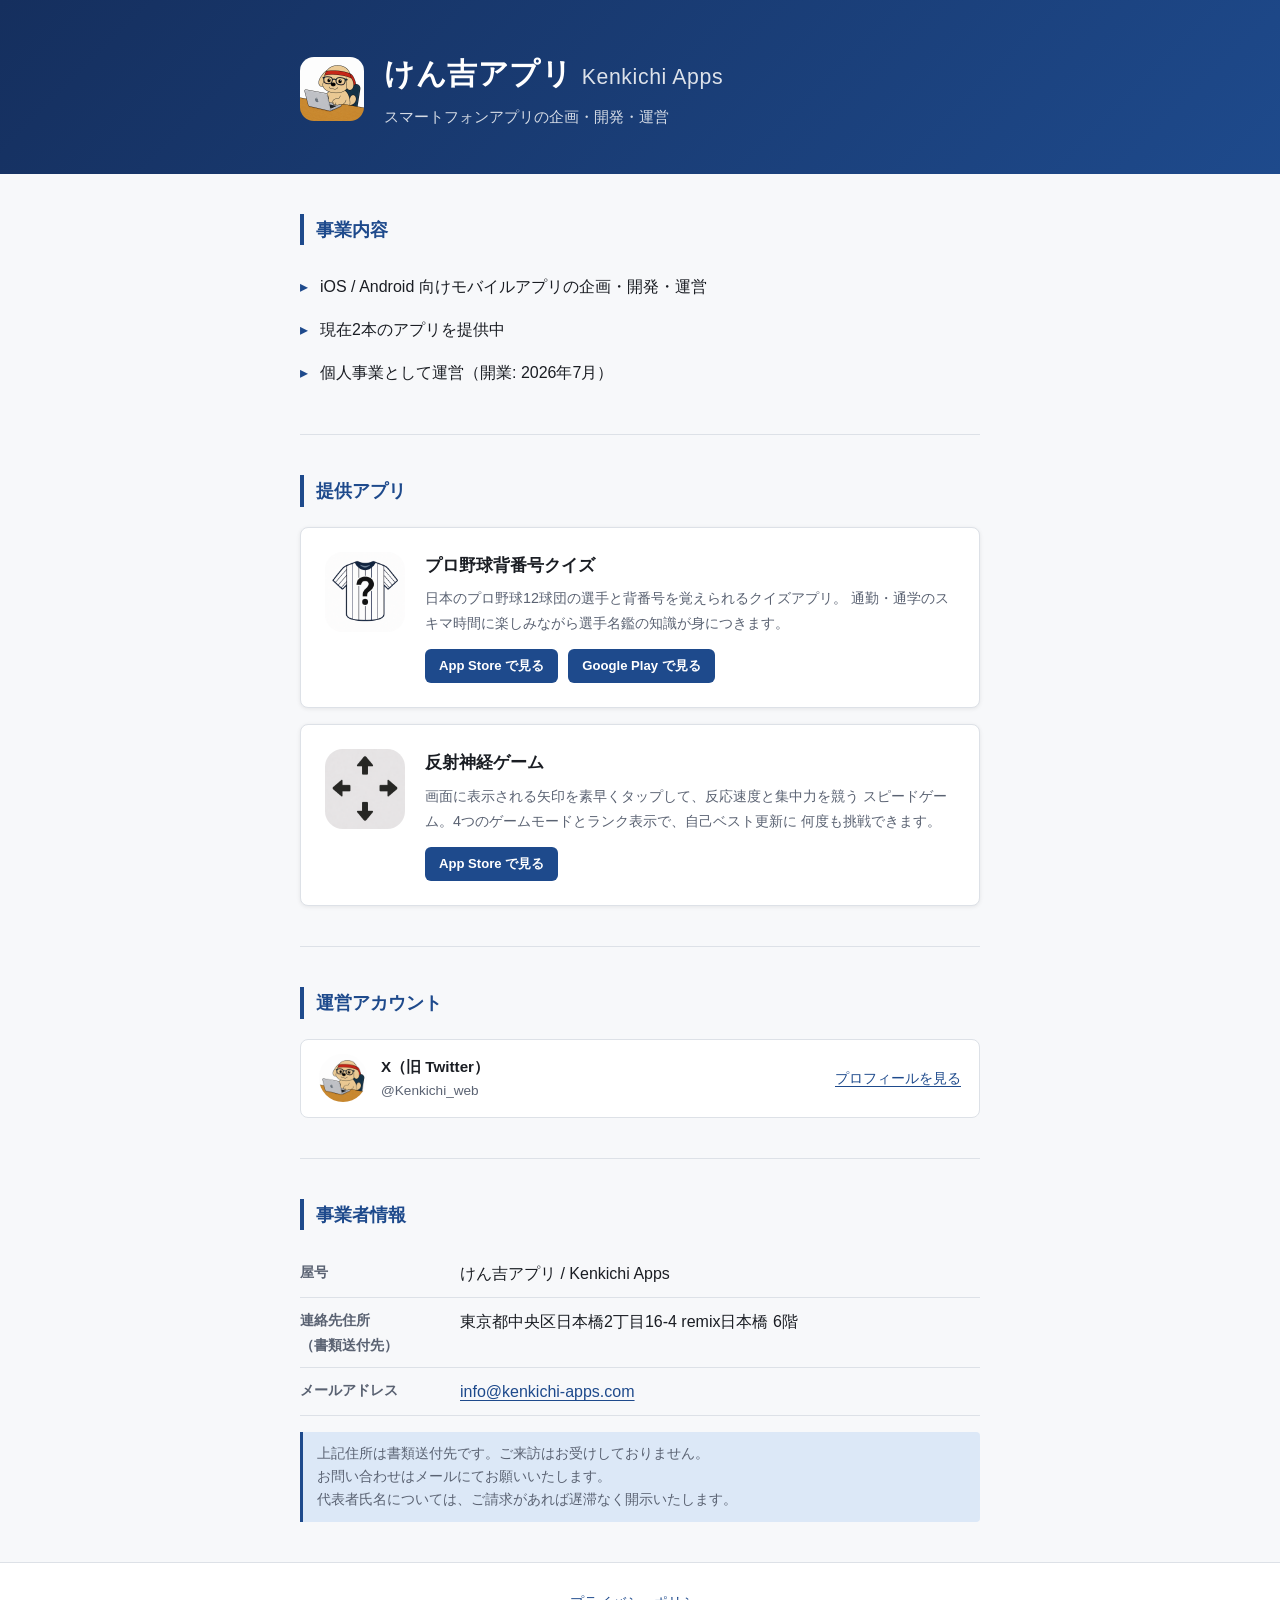
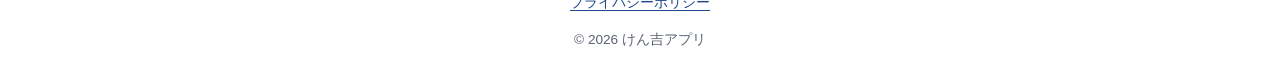
<file: index.html>
<!DOCTYPE html>
<html lang="ja">
<head>
  <meta charset="UTF-8">
  <meta name="viewport" content="width=device-width, initial-scale=1.0">
  <title>けん吉アプリ | Kenkichi Apps</title>
  <meta name="description" content="けん吉アプリ（Kenkichi Apps）は、iOS・Android向けモバイルアプリの企画・開発・運営を行う個人事業です。プロ野球背番号クイズ、反射神経ゲームなどを提供しています。">

  <!-- OGP -->
  <meta property="og:type"        content="website">
  <meta property="og:title"       content="けん吉アプリ | Kenkichi Apps">
  <meta property="og:description" content="iOS・Android向けモバイルアプリを企画・開発・運営する個人事業。プロ野球背番号クイズ、反射神経ゲームなどを提供しています。">
  <meta property="og:url"         content="https://kenkichi-apps.com/">

  <!-- Favicon (SVG inline fallback; replace with actual favicon.ico if available) -->
  <link rel="icon" href="assets/favicon.ico" sizes="any">
  <link rel="icon" href="assets/favicon.svg" type="image/svg+xml">

  <link rel="stylesheet" href="assets/style.css">
</head>
<body>

  <!-- ===== Header ===== -->
  <header class="site-header">
    <div class="wrapper">
      <img
        src="assets/x-avatar.png"
        alt="けん吉アプリ ロゴ"
        class="header-logo"
        onerror="this.style.display='none'"
      >
      <div class="header-text">
        <h1>けん吉アプリ <span style="font-weight:400;font-size:.7em;opacity:.85;">Kenkichi Apps</span></h1>
        <p class="header-sub">スマートフォンアプリの企画・開発・運営</p>
      </div>
    </div>
  </header>

  <main>
    <div class="wrapper">

      <!-- ===== 事業内容 ===== -->
      <section id="about">
        <h2>事業内容</h2>
        <ul class="business-list">
          <li>iOS / Android 向けモバイルアプリの企画・開発・運営</li>
          <li>現在2本のアプリを提供中</li>
          <li>個人事業として運営（開業: 2026年7月）</li>
        </ul>
      </section>

      <!-- ===== 提供アプリ ===== -->
      <section id="apps">
        <h2>提供アプリ</h2>
        <div class="app-list">

          <div class="app-card">
            <div class="app-icon-wrap">
              <img
                src="assets/app-icon.png"
                alt="プロ野球背番号クイズ アプリアイコン"
                class="app-icon"
                onerror="this.style.visibility='hidden'"
              >
            </div>
            <div class="app-info">
              <h3>プロ野球背番号クイズ</h3>
              <p class="app-desc">
                日本のプロ野球12球団の選手と背番号を覚えられるクイズアプリ。
                通勤・通学のスキマ時間に楽しみながら選手名鑑の知識が身につきます。
              </p>
              <div class="store-links">
                <a
                  class="store-badge"
                  href="https://apps.apple.com/jp/app/id6737540072"
                  target="_blank"
                  rel="noopener noreferrer"
                >App Store で見る</a>
                <a
                  class="store-badge"
                  href="https://play.google.com/store/apps/details?id=com.kenkichiapps.baseballplayerquiz"
                  target="_blank"
                  rel="noopener noreferrer"
                >Google Play で見る</a>
              </div>
            </div>
          </div>

          <div class="app-card">
            <div class="app-icon-wrap">
              <img
                src="assets/reflex-icon.png"
                alt="反射神経ゲーム アプリアイコン"
                class="app-icon"
                onerror="this.style.visibility='hidden'"
              >
            </div>
            <div class="app-info">
              <h3>反射神経ゲーム</h3>
              <p class="app-desc">
                画面に表示される矢印を素早くタップして、反応速度と集中力を競う
                スピードゲーム。4つのゲームモードとランク表示で、自己ベスト更新に
                何度も挑戦できます。
              </p>
              <div class="store-links">
                <a
                  class="store-badge"
                  href="https://apps.apple.com/jp/app/id6741771987"
                  target="_blank"
                  rel="noopener noreferrer"
                >App Store で見る</a>
              </div>
            </div>
          </div>

        </div><!-- /.app-list -->
      </section>

      <!-- ===== 運営アカウント ===== -->
      <section id="accounts">
        <h2>運営アカウント</h2>
        <ul class="account-list">

          <!-- X (Twitter) -->
          <li class="account-item">
            <img
              src="assets/x-avatar.png"
              alt="X アカウントのプロフィール画像"
              class="account-avatar"
              onerror="this.style.visibility='hidden'"
            >
            <div>
              <div class="account-name">X（旧 Twitter）</div>
              <!-- TODO: X アカウント名と @ハンドル -->
              <div class="account-handle">@Kenkichi_web</div>
            </div>
            <!-- TODO: X プロフィール URL -->
            <a
              class="account-link"
              href="https://x.com/Kenkichi_web"
              target="_blank"
              rel="noopener noreferrer"
            >プロフィールを見る</a>
          </li>

        </ul>
      </section>

      <!-- ===== 事業者情報 ===== -->
      <section id="contact">
        <h2>事業者情報</h2>
        <dl class="contact-dl">
          <dt>屋号</dt>
          <dd>けん吉アプリ / Kenkichi Apps</dd>

          <dt>連絡先住所<br>（書類送付先）</dt>
          <!-- TODO: 住所 -->
          <dd>東京都中央区日本橋2丁目16-4 remix日本橋 6階</dd>

          <dt>メールアドレス</dt>
          <dd><a href="mailto:info@kenkichi-apps.com">info@kenkichi-apps.com</a></dd>
        </dl>

        <p class="contact-note">
          上記住所は書類送付先です。ご来訪はお受けしておりません。<br>
          お問い合わせはメールにてお願いいたします。<br>
          代表者氏名については、ご請求があれば遅滞なく開示いたします。
        </p>
      </section>

    </div><!-- /.wrapper -->
  </main>

  <!-- ===== Footer ===== -->
  <footer class="site-footer">
    <div class="wrapper">
      <a href="privacy.html">プライバシーポリシー</a>
      <p>© 2026 けん吉アプリ</p>
    </div>
  </footer>

</body>
</html>
</file>
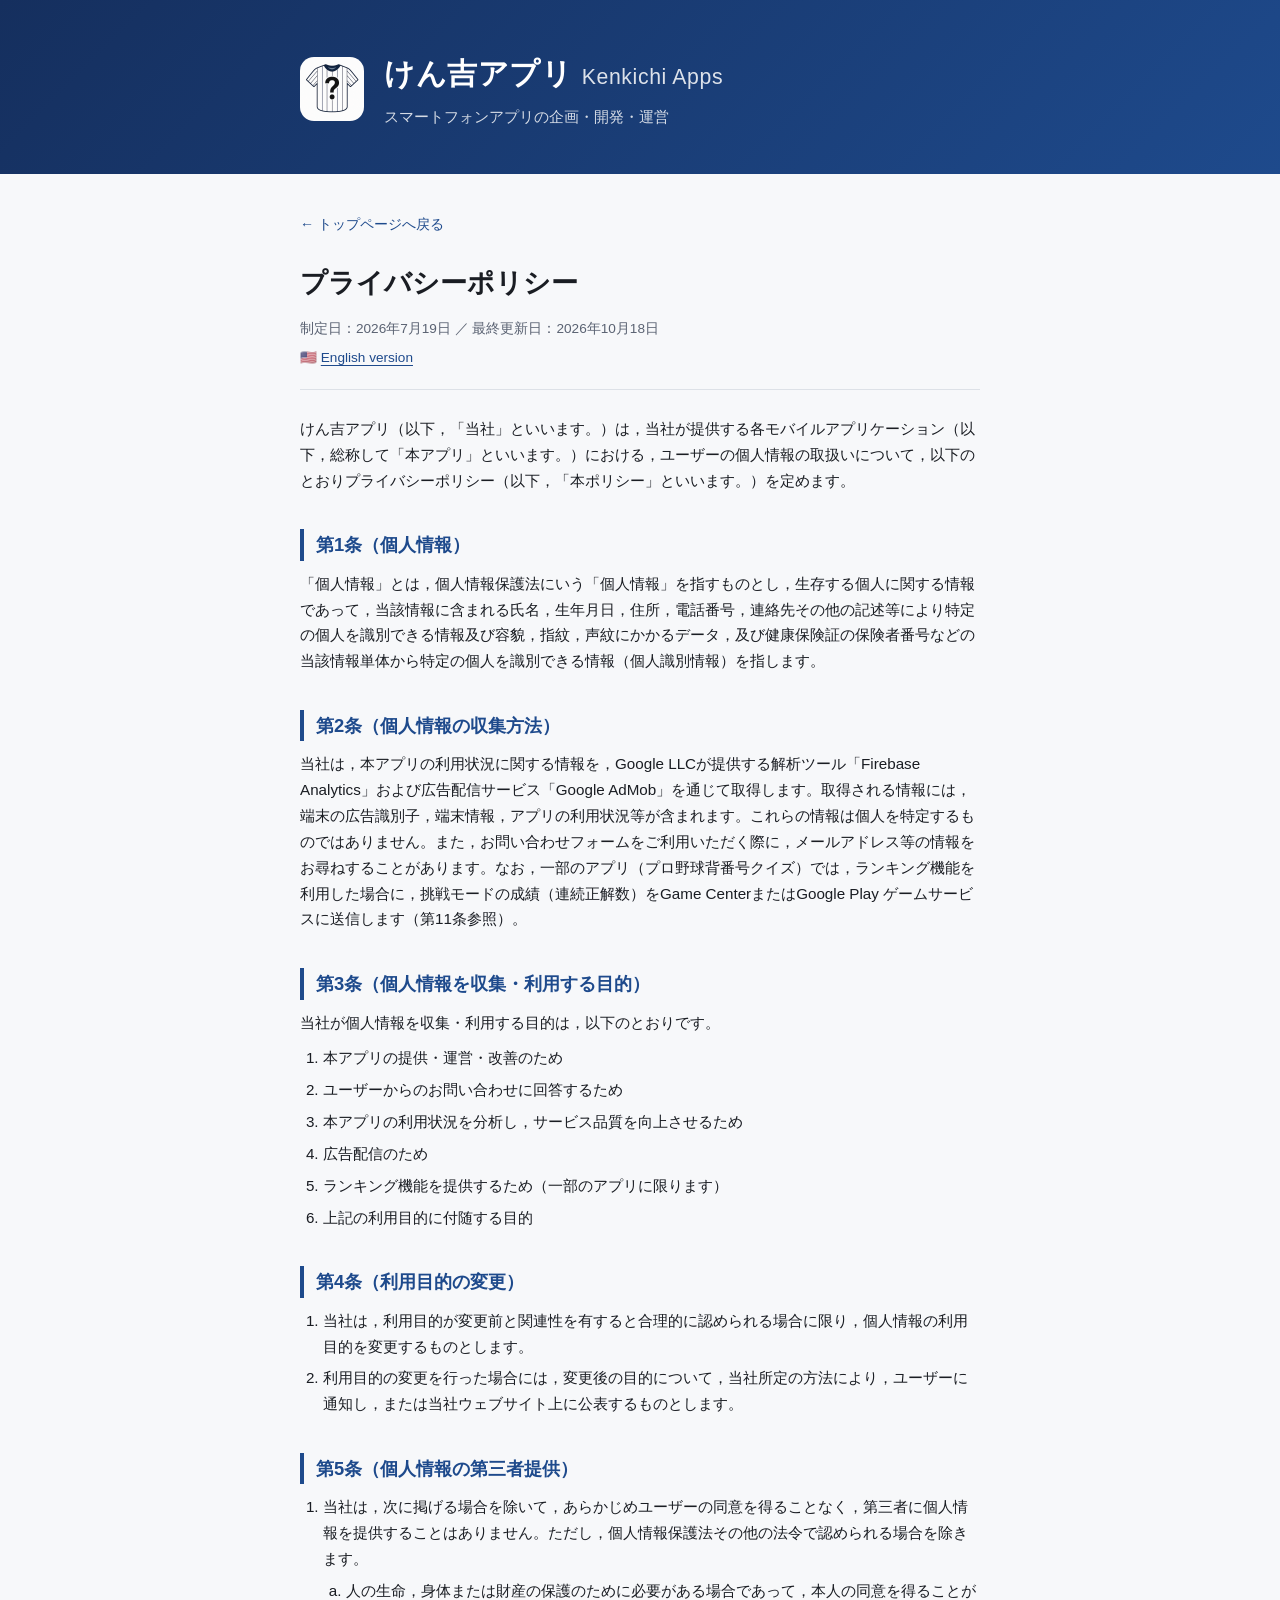
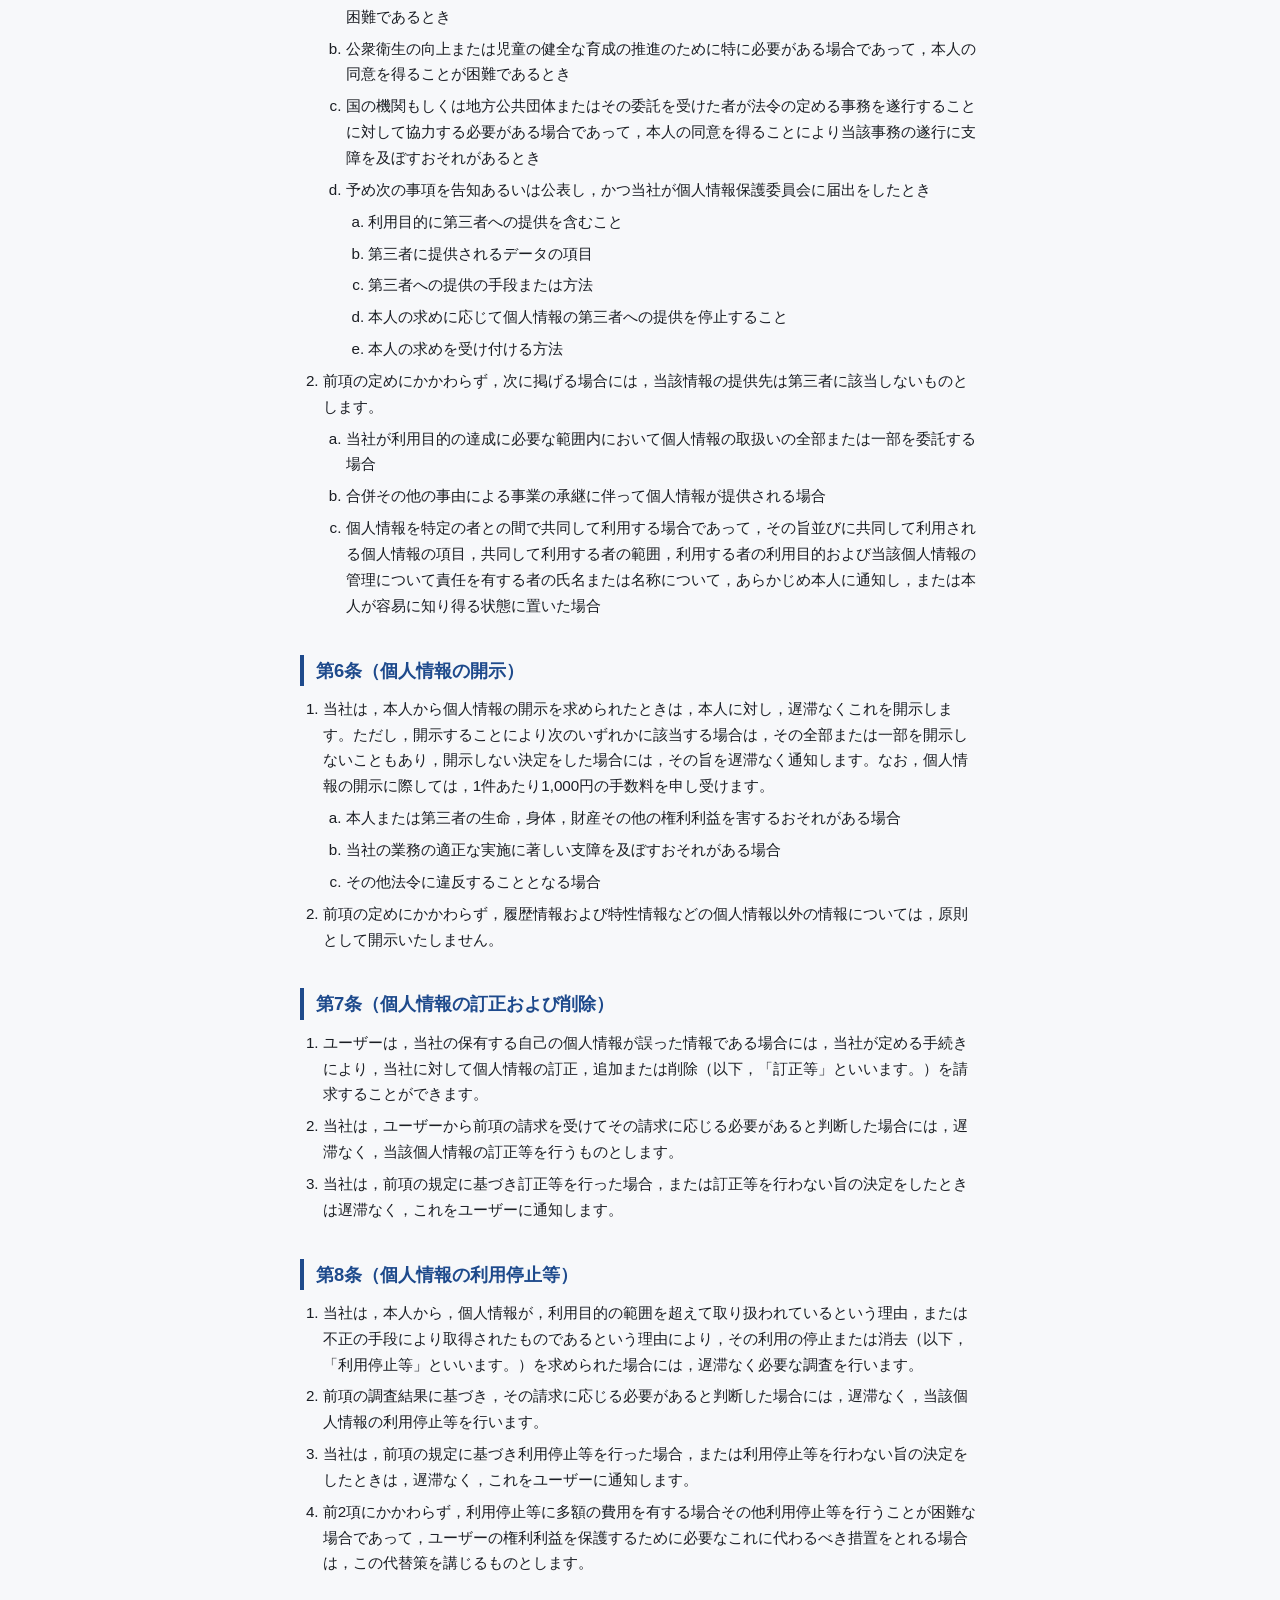
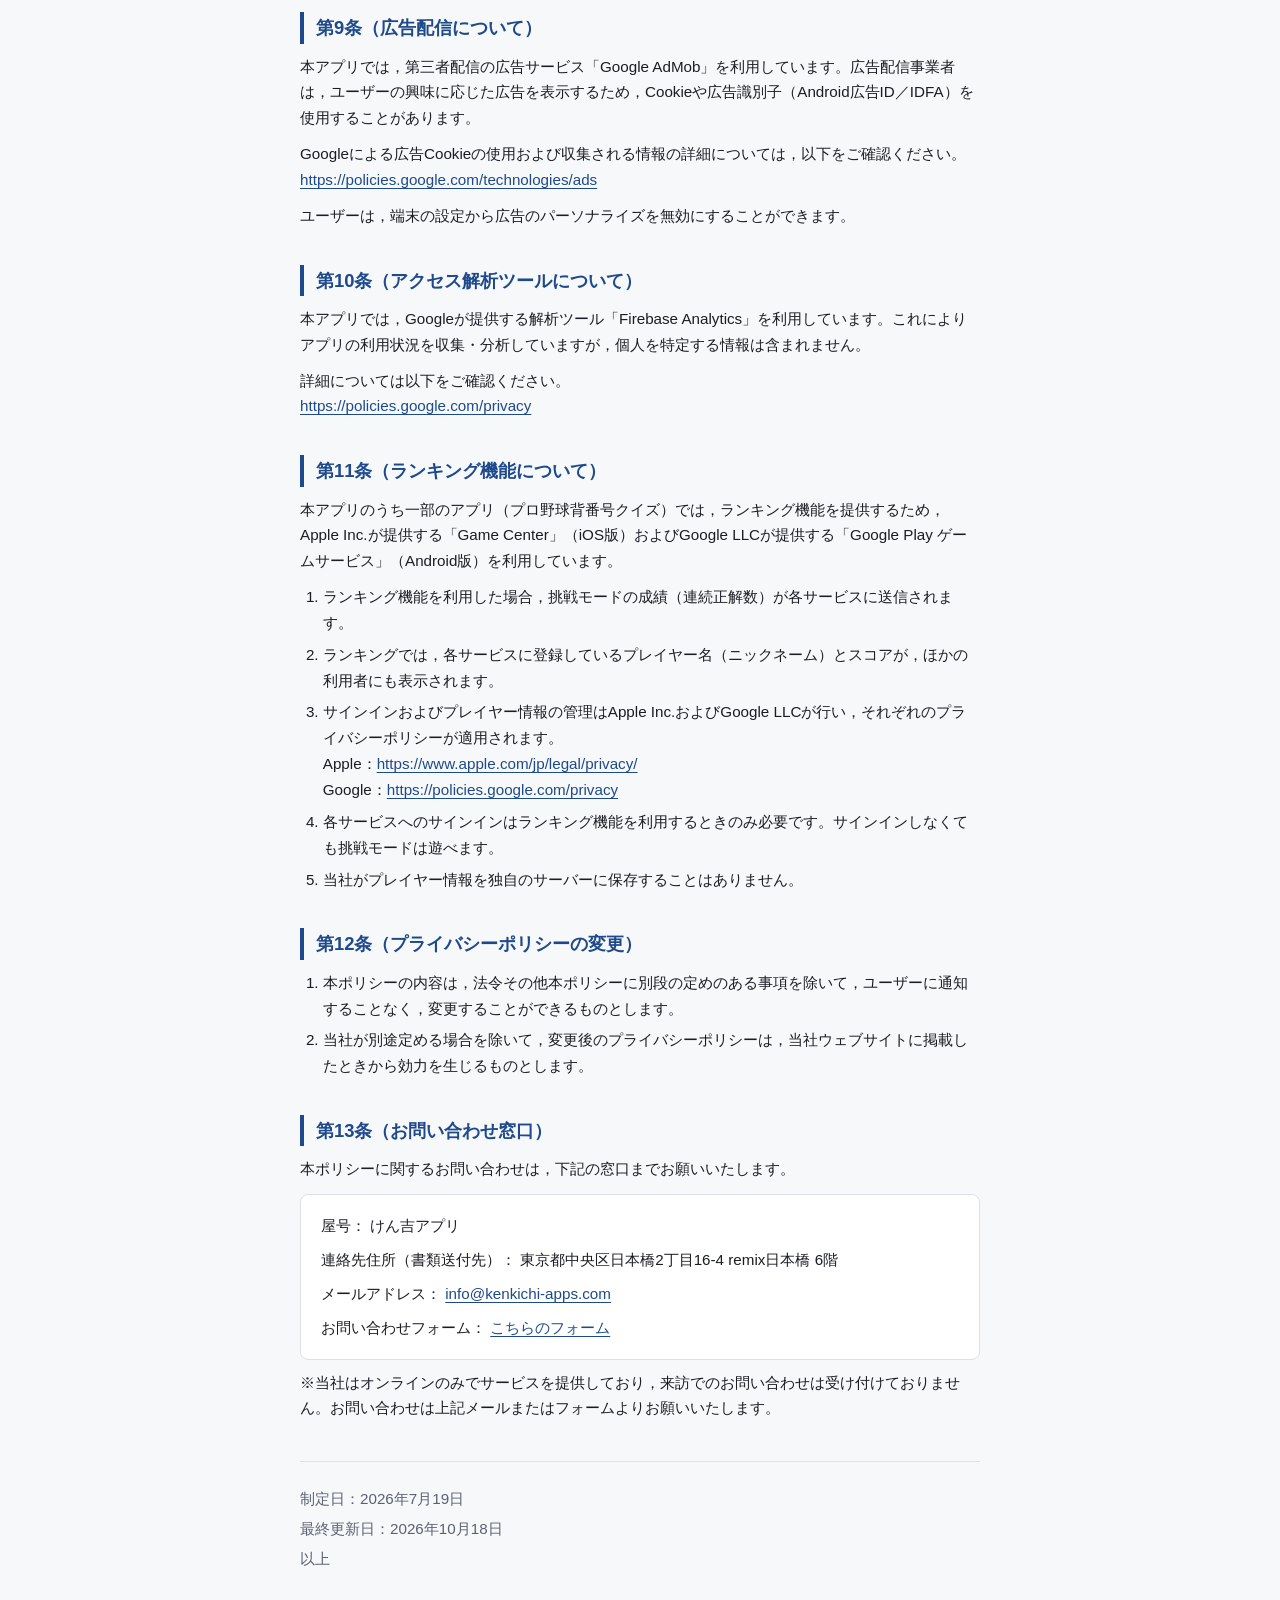
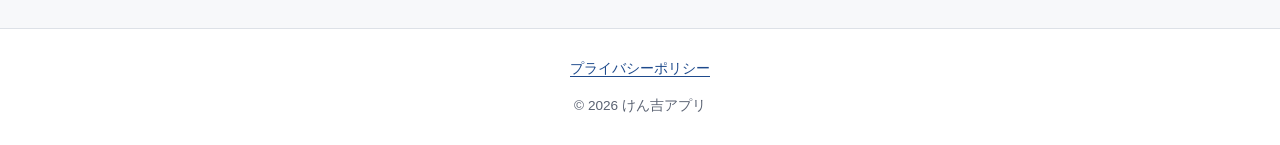
<file: privacy.html>
<!DOCTYPE html>
<html lang="ja">
<head>
  <meta charset="UTF-8">
  <meta name="viewport" content="width=device-width, initial-scale=1.0">
  <title>プライバシーポリシー | けん吉アプリ</title>
  <meta name="description" content="けん吉アプリが提供する各モバイルアプリケーションにおける個人情報の取扱いについてのプライバシーポリシーです。">

  <!-- OGP -->
  <meta property="og:type"        content="website">
  <meta property="og:title"       content="プライバシーポリシー | けん吉アプリ">
  <meta property="og:description" content="けん吉アプリが提供する各モバイルアプリケーションにおける個人情報の取扱いについてのプライバシーポリシーです。">
  <meta property="og:url"         content="https://kenkichi-apps.com/privacy.html">

  <link rel="icon" href="assets/favicon.ico" sizes="any">
  <link rel="icon" href="assets/favicon.svg" type="image/svg+xml">

  <link rel="stylesheet" href="assets/style.css">

  <style>
    .policy-header {
      padding: 36px 0 20px;
      border-bottom: 1px solid var(--border);
      margin-bottom: 8px;
    }
    .policy-header h1 {
      font-size: clamp(1.3rem, 5vw, 1.7rem);
      font-weight: 700;
      color: var(--text);
      border: none;
      padding: 0;
    }
    .policy-meta {
      margin-top: 10px;
      font-size: .85rem;
      color: var(--text-muted);
    }
    .policy-body {
      padding: 8px 0 56px;
    }
    .policy-body section {
      padding: 0;
      border: none;
    }
    .policy-body h2 {
      margin-top: 36px;
      margin-bottom: 10px;
    }
    .policy-body p {
      margin-top: 10px;
      font-size: .95rem;
    }
    .policy-body ol,
    .policy-body ul {
      margin-top: 10px;
      padding-left: 1.5em;
      font-size: .95rem;
    }
    .policy-body li { margin-bottom: 6px; }
    .policy-body ol ol { margin-top: 6px; list-style-type: lower-latin; }
    .contact-block {
      background: var(--surface);
      border: 1px solid var(--border);
      border-radius: var(--radius);
      padding: 18px 20px;
      font-size: .95rem;
      margin-top: 12px;
    }
    .contact-block p { margin: 0; }
    .contact-block p + p { margin-top: 8px; }
    .policy-dates {
      margin-top: 40px;
      padding-top: 20px;
      border-top: 1px solid var(--border);
      font-size: .88rem;
      color: var(--text-muted);
    }
    .policy-dates p { margin-top: 4px; }
    .back-link {
      display: inline-block;
      font-size: .88rem;
      margin-bottom: 24px;
      text-decoration: none;
      color: var(--link);
    }
    .back-link:hover { text-decoration: underline; }
    .lang-switch {
      font-size: .85rem;
      color: var(--text-muted);
      margin-top: 6px;
    }
    .lang-switch a { color: var(--link); }
  </style>
</head>
<body>

  <header class="site-header">
    <div class="wrapper">
      <img
        src="assets/app-icon.png"
        alt="けん吉アプリ ロゴ"
        class="header-logo"
        onerror="this.style.display='none'"
      >
      <div class="header-text">
        <h1>けん吉アプリ <span style="font-weight:400;font-size:.7em;opacity:.85;">Kenkichi Apps</span></h1>
        <p class="header-sub">スマートフォンアプリの企画・開発・運営</p>
      </div>
    </div>
  </header>

  <main>
    <div class="wrapper">

      <div class="policy-header">
        <a class="back-link" href="index.html">← トップページへ戻る</a>
        <h1>プライバシーポリシー</h1>
        <p class="policy-meta">制定日：2026年7月19日 ／ 最終更新日：2026年10月18日</p>
        <p class="lang-switch">🇺🇸 <a href="privacy_en.html">English version</a></p>
      </div>

      <div class="policy-body">

        <p>けん吉アプリ（以下，「当社」といいます。）は，当社が提供する各モバイルアプリケーション（以下，総称して「本アプリ」といいます。）における，ユーザーの個人情報の取扱いについて，以下のとおりプライバシーポリシー（以下，「本ポリシー」といいます。）を定めます。</p>

        <h2>第1条（個人情報）</h2>
        <p>「個人情報」とは，個人情報保護法にいう「個人情報」を指すものとし，生存する個人に関する情報であって，当該情報に含まれる氏名，生年月日，住所，電話番号，連絡先その他の記述等により特定の個人を識別できる情報及び容貌，指紋，声紋にかかるデータ，及び健康保険証の保険者番号などの当該情報単体から特定の個人を識別できる情報（個人識別情報）を指します。</p>

        <h2>第2条（個人情報の収集方法）</h2>
        <p>当社は，本アプリの利用状況に関する情報を，Google LLCが提供する解析ツール「Firebase Analytics」および広告配信サービス「Google AdMob」を通じて取得します。取得される情報には，端末の広告識別子，端末情報，アプリの利用状況等が含まれます。これらの情報は個人を特定するものではありません。また，お問い合わせフォームをご利用いただく際に，メールアドレス等の情報をお尋ねすることがあります。なお，一部のアプリ（プロ野球背番号クイズ）では，ランキング機能を利用した場合に，挑戦モードの成績（連続正解数）をGame CenterまたはGoogle Play ゲームサービスに送信します（第11条参照）。</p>

        <h2>第3条（個人情報を収集・利用する目的）</h2>
        <p>当社が個人情報を収集・利用する目的は，以下のとおりです。</p>
        <ol>
          <li>本アプリの提供・運営・改善のため</li>
          <li>ユーザーからのお問い合わせに回答するため</li>
          <li>本アプリの利用状況を分析し，サービス品質を向上させるため</li>
          <li>広告配信のため</li>
          <li>ランキング機能を提供するため（一部のアプリに限ります）</li>
          <li>上記の利用目的に付随する目的</li>
        </ol>

        <h2>第4条（利用目的の変更）</h2>
        <ol>
          <li>当社は，利用目的が変更前と関連性を有すると合理的に認められる場合に限り，個人情報の利用目的を変更するものとします。</li>
          <li>利用目的の変更を行った場合には，変更後の目的について，当社所定の方法により，ユーザーに通知し，または当社ウェブサイト上に公表するものとします。</li>
        </ol>

        <h2>第5条（個人情報の第三者提供）</h2>
        <ol>
          <li>当社は，次に掲げる場合を除いて，あらかじめユーザーの同意を得ることなく，第三者に個人情報を提供することはありません。ただし，個人情報保護法その他の法令で認められる場合を除きます。
            <ol>
              <li>人の生命，身体または財産の保護のために必要がある場合であって，本人の同意を得ることが困難であるとき</li>
              <li>公衆衛生の向上または児童の健全な育成の推進のために特に必要がある場合であって，本人の同意を得ることが困難であるとき</li>
              <li>国の機関もしくは地方公共団体またはその委託を受けた者が法令の定める事務を遂行することに対して協力する必要がある場合であって，本人の同意を得ることにより当該事務の遂行に支障を及ぼすおそれがあるとき</li>
              <li>予め次の事項を告知あるいは公表し，かつ当社が個人情報保護委員会に届出をしたとき
                <ol>
                  <li>利用目的に第三者への提供を含むこと</li>
                  <li>第三者に提供されるデータの項目</li>
                  <li>第三者への提供の手段または方法</li>
                  <li>本人の求めに応じて個人情報の第三者への提供を停止すること</li>
                  <li>本人の求めを受け付ける方法</li>
                </ol>
              </li>
            </ol>
          </li>
          <li>前項の定めにかかわらず，次に掲げる場合には，当該情報の提供先は第三者に該当しないものとします。
            <ol>
              <li>当社が利用目的の達成に必要な範囲内において個人情報の取扱いの全部または一部を委託する場合</li>
              <li>合併その他の事由による事業の承継に伴って個人情報が提供される場合</li>
              <li>個人情報を特定の者との間で共同して利用する場合であって，その旨並びに共同して利用される個人情報の項目，共同して利用する者の範囲，利用する者の利用目的および当該個人情報の管理について責任を有する者の氏名または名称について，あらかじめ本人に通知し，または本人が容易に知り得る状態に置いた場合</li>
            </ol>
          </li>
        </ol>

        <h2>第6条（個人情報の開示）</h2>
        <ol>
          <li>当社は，本人から個人情報の開示を求められたときは，本人に対し，遅滞なくこれを開示します。ただし，開示することにより次のいずれかに該当する場合は，その全部または一部を開示しないこともあり，開示しない決定をした場合には，その旨を遅滞なく通知します。なお，個人情報の開示に際しては，1件あたり1,000円の手数料を申し受けます。
            <ol>
              <li>本人または第三者の生命，身体，財産その他の権利利益を害するおそれがある場合</li>
              <li>当社の業務の適正な実施に著しい支障を及ぼすおそれがある場合</li>
              <li>その他法令に違反することとなる場合</li>
            </ol>
          </li>
          <li>前項の定めにかかわらず，履歴情報および特性情報などの個人情報以外の情報については，原則として開示いたしません。</li>
        </ol>

        <h2>第7条（個人情報の訂正および削除）</h2>
        <ol>
          <li>ユーザーは，当社の保有する自己の個人情報が誤った情報である場合には，当社が定める手続きにより，当社に対して個人情報の訂正，追加または削除（以下，「訂正等」といいます。）を請求することができます。</li>
          <li>当社は，ユーザーから前項の請求を受けてその請求に応じる必要があると判断した場合には，遅滞なく，当該個人情報の訂正等を行うものとします。</li>
          <li>当社は，前項の規定に基づき訂正等を行った場合，または訂正等を行わない旨の決定をしたときは遅滞なく，これをユーザーに通知します。</li>
        </ol>

        <h2>第8条（個人情報の利用停止等）</h2>
        <ol>
          <li>当社は，本人から，個人情報が，利用目的の範囲を超えて取り扱われているという理由，または不正の手段により取得されたものであるという理由により，その利用の停止または消去（以下，「利用停止等」といいます。）を求められた場合には，遅滞なく必要な調査を行います。</li>
          <li>前項の調査結果に基づき，その請求に応じる必要があると判断した場合には，遅滞なく，当該個人情報の利用停止等を行います。</li>
          <li>当社は，前項の規定に基づき利用停止等を行った場合，または利用停止等を行わない旨の決定をしたときは，遅滞なく，これをユーザーに通知します。</li>
          <li>前2項にかかわらず，利用停止等に多額の費用を有する場合その他利用停止等を行うことが困難な場合であって，ユーザーの権利利益を保護するために必要なこれに代わるべき措置をとれる場合は，この代替策を講じるものとします。</li>
        </ol>

        <h2>第9条（広告配信について）</h2>
        <p>本アプリでは，第三者配信の広告サービス「Google AdMob」を利用しています。広告配信事業者は，ユーザーの興味に応じた広告を表示するため，Cookieや広告識別子（Android広告ID／IDFA）を使用することがあります。</p>
        <p>Googleによる広告Cookieの使用および収集される情報の詳細については，以下をご確認ください。<br>
        <a href="https://policies.google.com/technologies/ads">https://policies.google.com/technologies/ads</a></p>
        <p>ユーザーは，端末の設定から広告のパーソナライズを無効にすることができます。</p>

        <h2>第10条（アクセス解析ツールについて）</h2>
        <p>本アプリでは，Googleが提供する解析ツール「Firebase Analytics」を利用しています。これによりアプリの利用状況を収集・分析していますが，個人を特定する情報は含まれません。</p>
        <p>詳細については以下をご確認ください。<br>
        <a href="https://policies.google.com/privacy">https://policies.google.com/privacy</a></p>

        <h2>第11条（ランキング機能について）</h2>
        <p>本アプリのうち一部のアプリ（プロ野球背番号クイズ）では，ランキング機能を提供するため，Apple Inc.が提供する「Game Center」（iOS版）およびGoogle LLCが提供する「Google Play ゲームサービス」（Android版）を利用しています。</p>
        <ol>
          <li>ランキング機能を利用した場合，挑戦モードの成績（連続正解数）が各サービスに送信されます。</li>
          <li>ランキングでは，各サービスに登録しているプレイヤー名（ニックネーム）とスコアが，ほかの利用者にも表示されます。</li>
          <li>サインインおよびプレイヤー情報の管理はApple Inc.およびGoogle LLCが行い，それぞれのプライバシーポリシーが適用されます。<br>
            Apple：<a href="https://www.apple.com/jp/legal/privacy/">https://www.apple.com/jp/legal/privacy/</a><br>
            Google：<a href="https://policies.google.com/privacy">https://policies.google.com/privacy</a></li>
          <li>各サービスへのサインインはランキング機能を利用するときのみ必要です。サインインしなくても挑戦モードは遊べます。</li>
          <li>当社がプレイヤー情報を独自のサーバーに保存することはありません。</li>
        </ol>

        <h2>第12条（プライバシーポリシーの変更）</h2>
        <ol>
          <li>本ポリシーの内容は，法令その他本ポリシーに別段の定めのある事項を除いて，ユーザーに通知することなく，変更することができるものとします。</li>
          <li>当社が別途定める場合を除いて，変更後のプライバシーポリシーは，当社ウェブサイトに掲載したときから効力を生じるものとします。</li>
        </ol>

        <h2>第13条（お問い合わせ窓口）</h2>
        <p>本ポリシーに関するお問い合わせは，下記の窓口までお願いいたします。</p>
        <div class="contact-block">
          <p>屋号： けん吉アプリ</p>
          <p>連絡先住所（書類送付先）： 東京都中央区日本橋2丁目16-4 remix日本橋 6階</p>
          <p>メールアドレス： <a href="mailto:info@kenkichi-apps.com">info@kenkichi-apps.com</a></p>
          <p>お問い合わせフォーム： <a href="https://docs.google.com/forms/d/e/1FAIpQLSf2BfoGUvudlMJkH_AD_IuMtWCclWHTVF2Hf5KOd29GyfqWIw/viewform" target="_blank" rel="noopener noreferrer">こちらのフォーム</a></p>
        </div>
        <p>※当社はオンラインのみでサービスを提供しており，来訪でのお問い合わせは受け付けておりません。お問い合わせは上記メールまたはフォームよりお願いいたします。</p>

        <div class="policy-dates">
          <p>制定日：2026年7月19日</p>
          <p>最終更新日：2026年10月18日</p>
          <p>以上</p>
        </div>

      </div><!-- /.policy-body -->

    </div><!-- /.wrapper -->
  </main>

  <footer class="site-footer">
    <div class="wrapper">
      <a href="privacy.html">プライバシーポリシー</a>
      <p>© 2026 けん吉アプリ</p>
    </div>
  </footer>

</body>
</html>
</file>
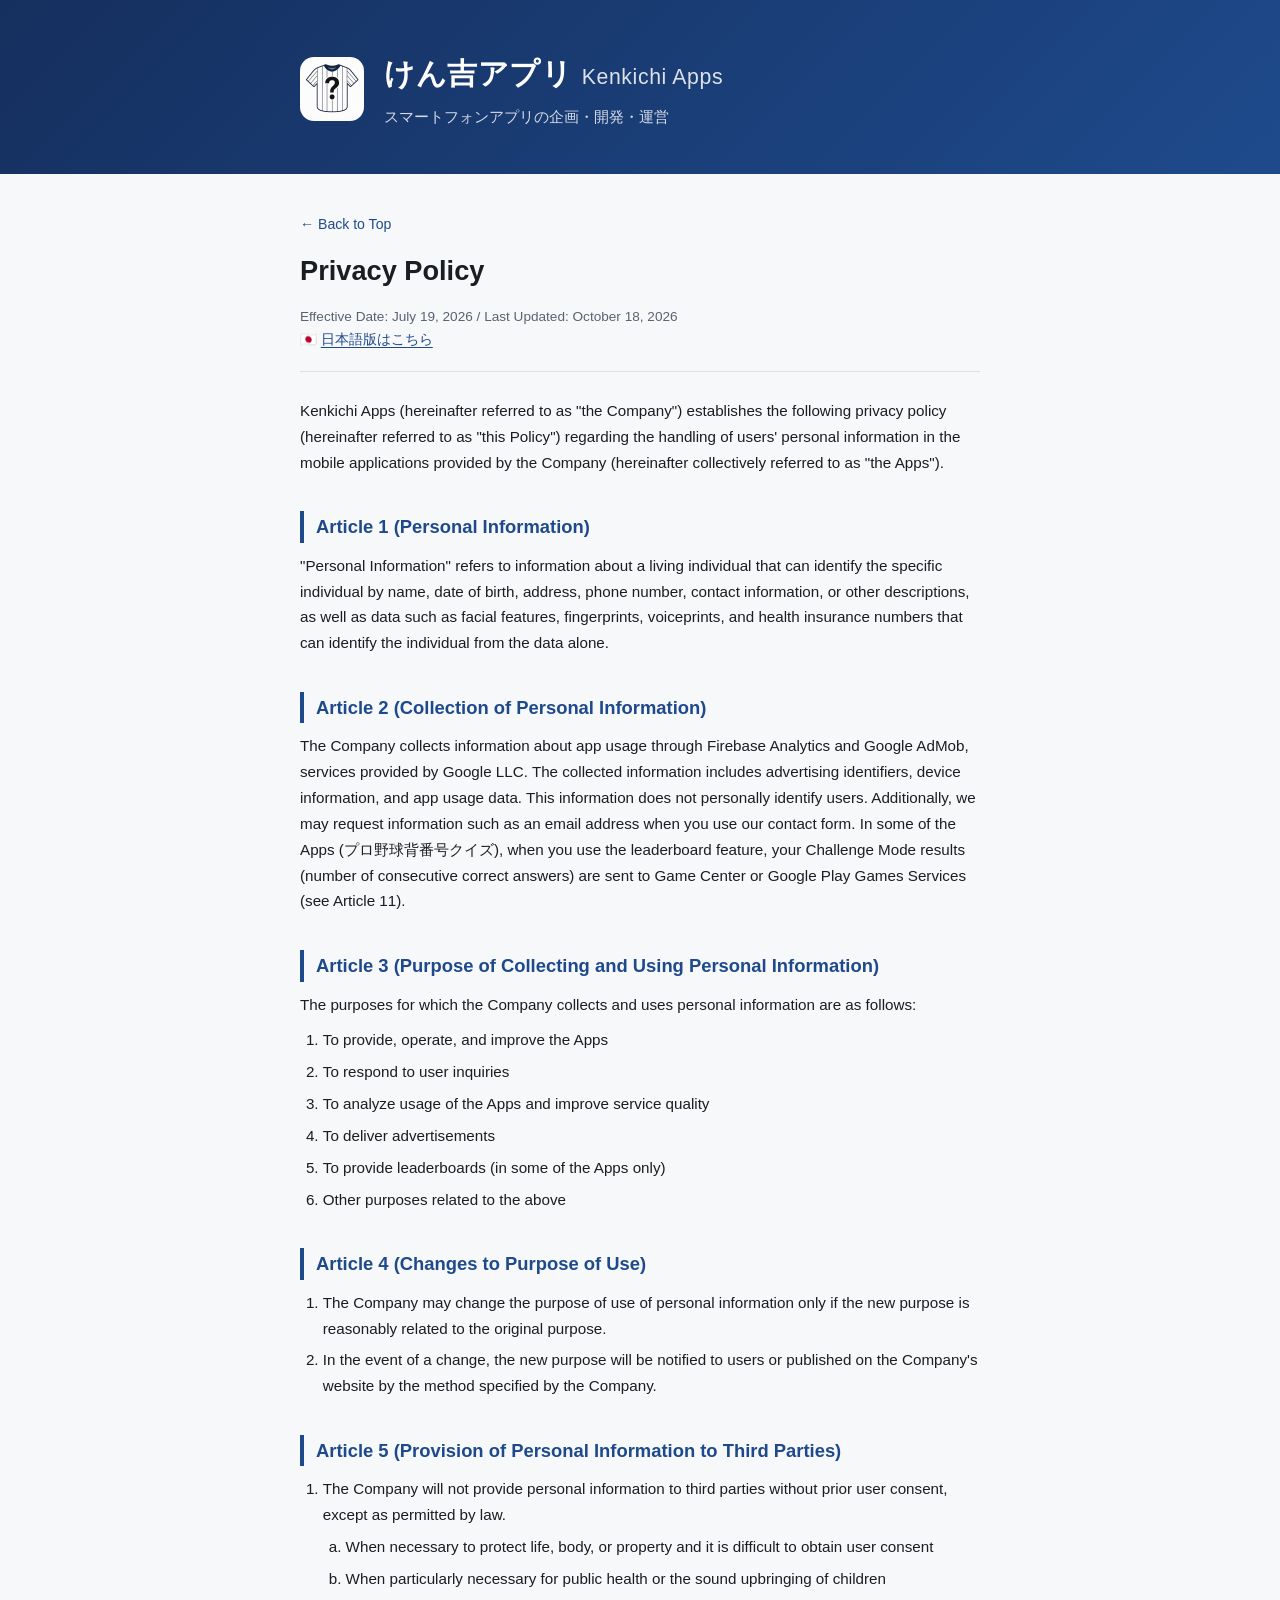
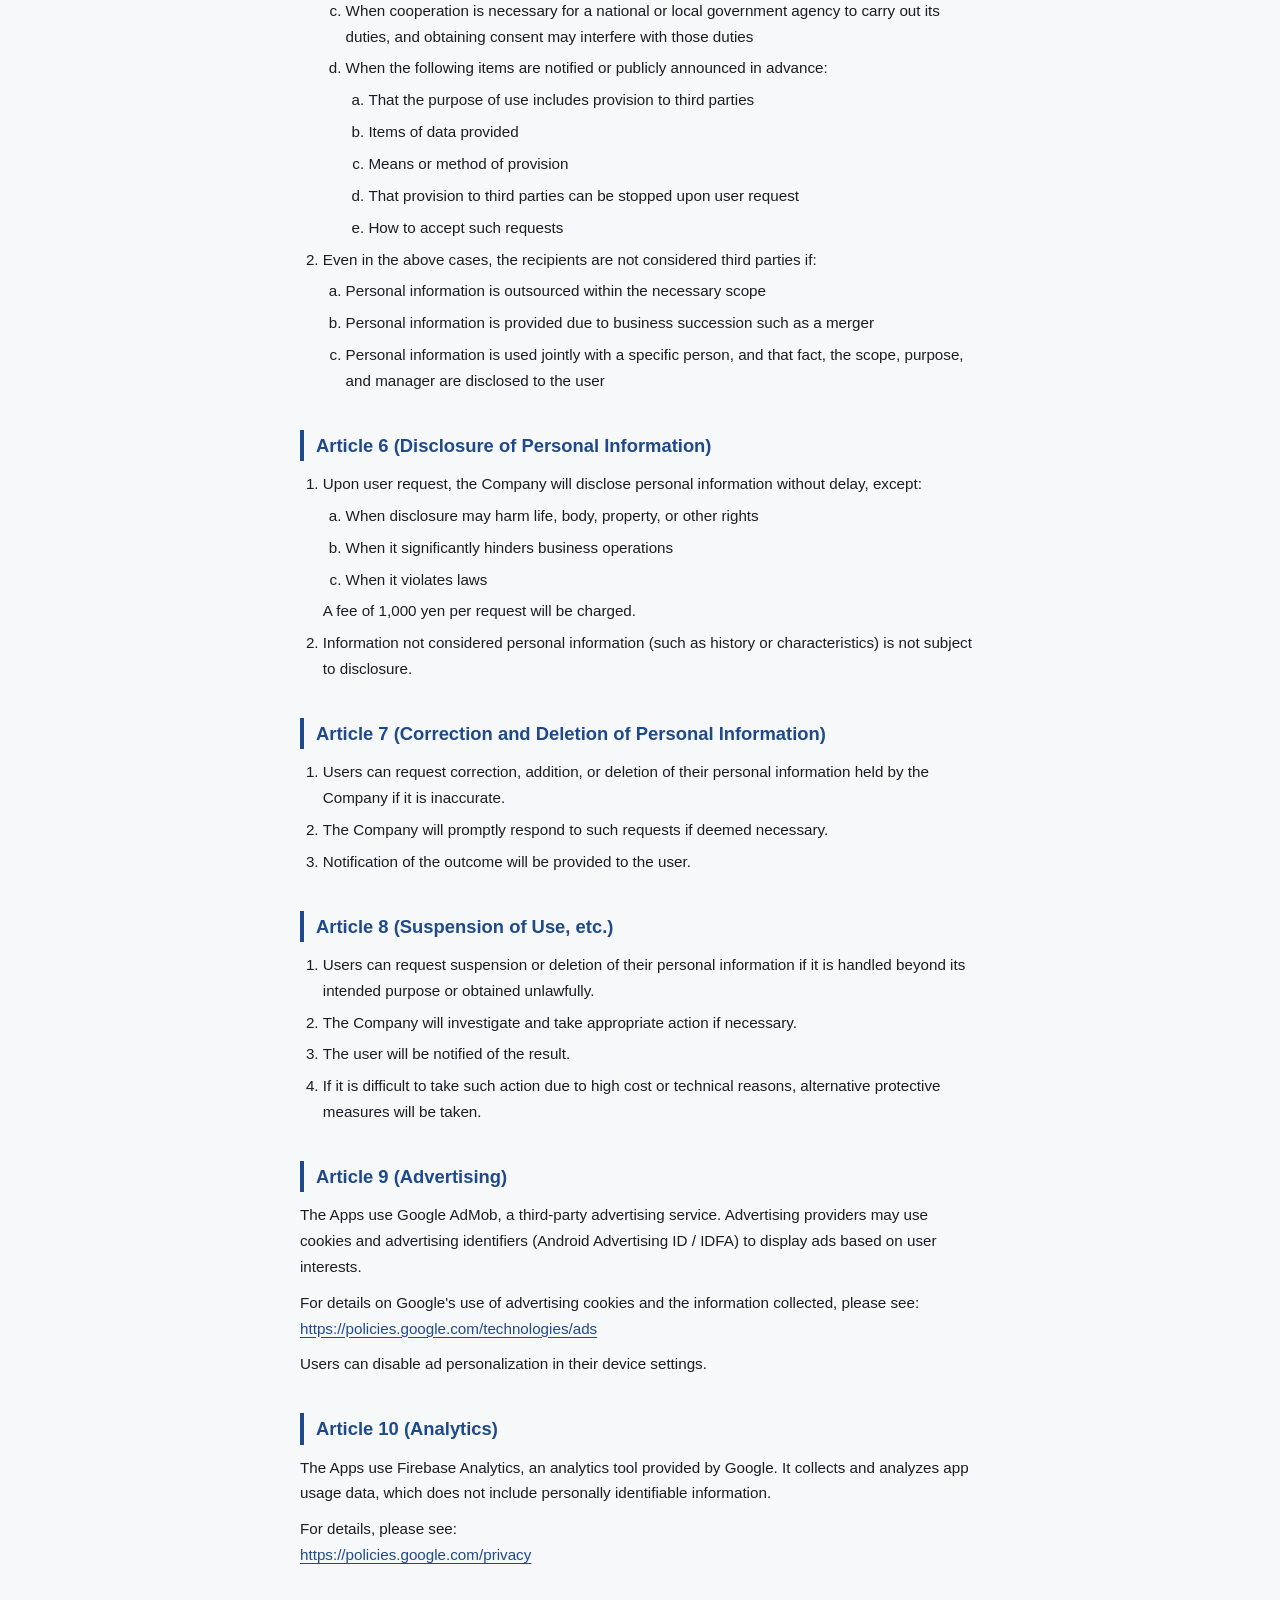
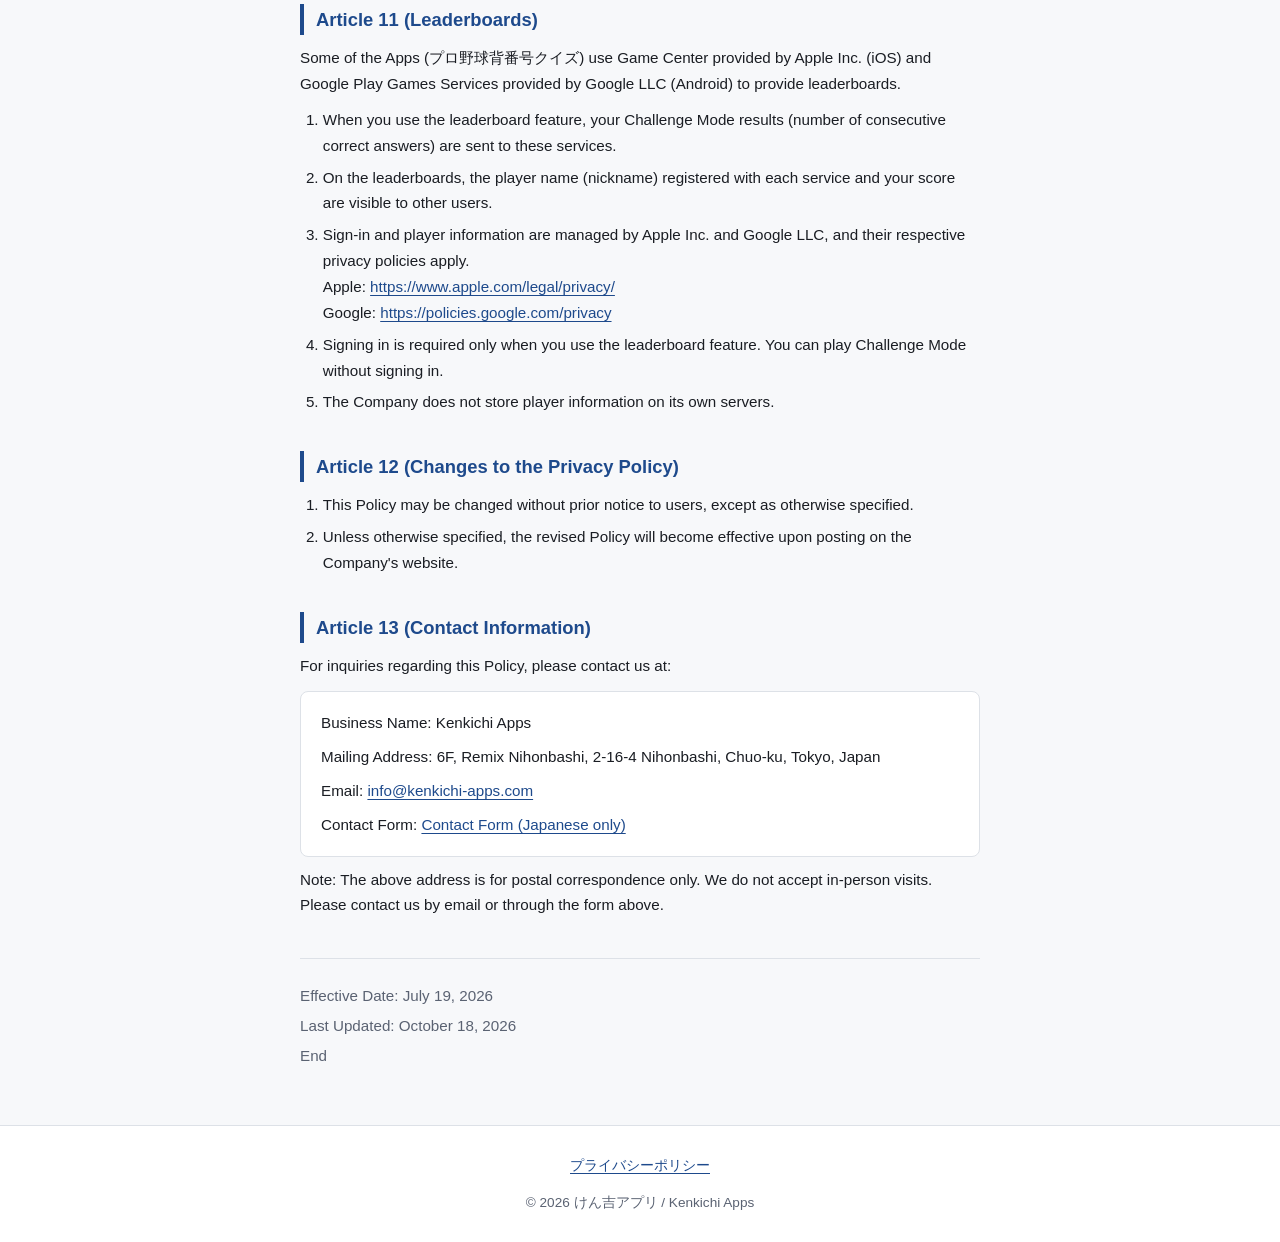
<file: privacy_en.html>
<!DOCTYPE html>
<html lang="en">
<head>
  <meta charset="UTF-8">
  <meta name="viewport" content="width=device-width, initial-scale=1.0">
  <title>Privacy Policy | Kenkichi Apps</title>
  <meta name="description" content="Privacy policy for mobile applications provided by Kenkichi Apps.">

  <!-- OGP -->
  <meta property="og:type"        content="website">
  <meta property="og:title"       content="Privacy Policy | Kenkichi Apps">
  <meta property="og:description" content="Privacy policy for mobile applications provided by Kenkichi Apps.">
  <meta property="og:url"         content="https://kenkichi-apps.com/privacy_en.html">

  <link rel="icon" href="assets/favicon.ico" sizes="any">
  <link rel="icon" href="assets/favicon.svg" type="image/svg+xml">

  <link rel="stylesheet" href="assets/style.css">

  <style>
    .policy-header {
      padding: 36px 0 20px;
      border-bottom: 1px solid var(--border);
      margin-bottom: 8px;
    }
    .policy-header h1 {
      font-size: clamp(1.3rem, 5vw, 1.7rem);
      font-weight: 700;
      color: var(--text);
      border: none;
      padding: 0;
    }
    .policy-meta {
      margin-top: 10px;
      font-size: .85rem;
      color: var(--text-muted);
    }
    .policy-nav {
      margin-top: 10px;
      font-size: .85rem;
    }
    .policy-body {
      padding: 8px 0 56px;
    }
    .policy-body section {
      padding: 0;
      border: none;
    }
    .policy-body h2 {
      margin-top: 36px;
      margin-bottom: 10px;
    }
    .policy-body p {
      margin-top: 10px;
      font-size: .95rem;
    }
    .policy-body ol,
    .policy-body ul {
      margin-top: 10px;
      padding-left: 1.5em;
      font-size: .95rem;
    }
    .policy-body li { margin-bottom: 6px; }
    .policy-body ol ol { margin-top: 6px; list-style-type: lower-latin; }
    .contact-block {
      background: var(--surface);
      border: 1px solid var(--border);
      border-radius: var(--radius);
      padding: 18px 20px;
      font-size: .95rem;
      margin-top: 12px;
    }
    .contact-block p { margin: 0; }
    .contact-block p + p { margin-top: 8px; }
    .policy-dates {
      margin-top: 40px;
      padding-top: 20px;
      border-top: 1px solid var(--border);
      font-size: .88rem;
      color: var(--text-muted);
    }
    .policy-dates p { margin-top: 4px; }
    .back-link {
      display: inline-block;
      font-size: .88rem;
      margin-bottom: 12px;
      text-decoration: none;
      color: var(--link);
    }
    .back-link:hover { text-decoration: underline; }
    .lang-switch {
      font-size: .85rem;
      color: var(--text-muted);
    }
    .lang-switch a { color: var(--link); }
  </style>
</head>
<body>

  <header class="site-header">
    <div class="wrapper">
      <img
        src="assets/app-icon.png"
        alt="Kenkichi Apps logo"
        class="header-logo"
        onerror="this.style.display='none'"
      >
      <div class="header-text">
        <h1>けん吉アプリ <span style="font-weight:400;font-size:.7em;opacity:.85;">Kenkichi Apps</span></h1>
        <p class="header-sub">スマートフォンアプリの企画・開発・運営</p>
      </div>
    </div>
  </header>

  <main>
    <div class="wrapper">

      <div class="policy-header">
        <a class="back-link" href="index.html">← Back to Top</a>
        <h1>Privacy Policy</h1>
        <p class="policy-meta">Effective Date: July 19, 2026 / Last Updated: October 18, 2026</p>
        <p class="lang-switch">🇯🇵 <a href="privacy.html">日本語版はこちら</a></p>
      </div>

      <div class="policy-body">

        <p>Kenkichi Apps (hereinafter referred to as "the Company") establishes the following privacy policy (hereinafter referred to as "this Policy") regarding the handling of users' personal information in the mobile applications provided by the Company (hereinafter collectively referred to as "the Apps").</p>

        <h2>Article 1 (Personal Information)</h2>
        <p>"Personal Information" refers to information about a living individual that can identify the specific individual by name, date of birth, address, phone number, contact information, or other descriptions, as well as data such as facial features, fingerprints, voiceprints, and health insurance numbers that can identify the individual from the data alone.</p>

        <h2>Article 2 (Collection of Personal Information)</h2>
        <p>The Company collects information about app usage through Firebase Analytics and Google AdMob, services provided by Google LLC. The collected information includes advertising identifiers, device information, and app usage data. This information does not personally identify users. Additionally, we may request information such as an email address when you use our contact form. In some of the Apps (プロ野球背番号クイズ), when you use the leaderboard feature, your Challenge Mode results (number of consecutive correct answers) are sent to Game Center or Google Play Games Services (see Article 11).</p>

        <h2>Article 3 (Purpose of Collecting and Using Personal Information)</h2>
        <p>The purposes for which the Company collects and uses personal information are as follows:</p>
        <ol>
          <li>To provide, operate, and improve the Apps</li>
          <li>To respond to user inquiries</li>
          <li>To analyze usage of the Apps and improve service quality</li>
          <li>To deliver advertisements</li>
          <li>To provide leaderboards (in some of the Apps only)</li>
          <li>Other purposes related to the above</li>
        </ol>

        <h2>Article 4 (Changes to Purpose of Use)</h2>
        <ol>
          <li>The Company may change the purpose of use of personal information only if the new purpose is reasonably related to the original purpose.</li>
          <li>In the event of a change, the new purpose will be notified to users or published on the Company's website by the method specified by the Company.</li>
        </ol>

        <h2>Article 5 (Provision of Personal Information to Third Parties)</h2>
        <ol>
          <li>The Company will not provide personal information to third parties without prior user consent, except as permitted by law.
            <ol>
              <li>When necessary to protect life, body, or property and it is difficult to obtain user consent</li>
              <li>When particularly necessary for public health or the sound upbringing of children</li>
              <li>When cooperation is necessary for a national or local government agency to carry out its duties, and obtaining consent may interfere with those duties</li>
              <li>When the following items are notified or publicly announced in advance:
                <ol>
                  <li>That the purpose of use includes provision to third parties</li>
                  <li>Items of data provided</li>
                  <li>Means or method of provision</li>
                  <li>That provision to third parties can be stopped upon user request</li>
                  <li>How to accept such requests</li>
                </ol>
              </li>
            </ol>
          </li>
          <li>Even in the above cases, the recipients are not considered third parties if:
            <ol>
              <li>Personal information is outsourced within the necessary scope</li>
              <li>Personal information is provided due to business succession such as a merger</li>
              <li>Personal information is used jointly with a specific person, and that fact, the scope, purpose, and manager are disclosed to the user</li>
            </ol>
          </li>
        </ol>

        <h2>Article 6 (Disclosure of Personal Information)</h2>
        <ol>
          <li>Upon user request, the Company will disclose personal information without delay, except:
            <ol>
              <li>When disclosure may harm life, body, property, or other rights</li>
              <li>When it significantly hinders business operations</li>
              <li>When it violates laws</li>
            </ol>
            A fee of 1,000 yen per request will be charged.
          </li>
          <li>Information not considered personal information (such as history or characteristics) is not subject to disclosure.</li>
        </ol>

        <h2>Article 7 (Correction and Deletion of Personal Information)</h2>
        <ol>
          <li>Users can request correction, addition, or deletion of their personal information held by the Company if it is inaccurate.</li>
          <li>The Company will promptly respond to such requests if deemed necessary.</li>
          <li>Notification of the outcome will be provided to the user.</li>
        </ol>

        <h2>Article 8 (Suspension of Use, etc.)</h2>
        <ol>
          <li>Users can request suspension or deletion of their personal information if it is handled beyond its intended purpose or obtained unlawfully.</li>
          <li>The Company will investigate and take appropriate action if necessary.</li>
          <li>The user will be notified of the result.</li>
          <li>If it is difficult to take such action due to high cost or technical reasons, alternative protective measures will be taken.</li>
        </ol>

        <h2>Article 9 (Advertising)</h2>
        <p>The Apps use Google AdMob, a third-party advertising service. Advertising providers may use cookies and advertising identifiers (Android Advertising ID / IDFA) to display ads based on user interests.</p>
        <p>For details on Google's use of advertising cookies and the information collected, please see:<br>
        <a href="https://policies.google.com/technologies/ads">https://policies.google.com/technologies/ads</a></p>
        <p>Users can disable ad personalization in their device settings.</p>

        <h2>Article 10 (Analytics)</h2>
        <p>The Apps use Firebase Analytics, an analytics tool provided by Google. It collects and analyzes app usage data, which does not include personally identifiable information.</p>
        <p>For details, please see:<br>
        <a href="https://policies.google.com/privacy">https://policies.google.com/privacy</a></p>

        <h2>Article 11 (Leaderboards)</h2>
        <p>Some of the Apps (プロ野球背番号クイズ) use Game Center provided by Apple Inc. (iOS) and Google Play Games Services provided by Google LLC (Android) to provide leaderboards.</p>
        <ol>
          <li>When you use the leaderboard feature, your Challenge Mode results (number of consecutive correct answers) are sent to these services.</li>
          <li>On the leaderboards, the player name (nickname) registered with each service and your score are visible to other users.</li>
          <li>Sign-in and player information are managed by Apple Inc. and Google LLC, and their respective privacy policies apply.<br>
            Apple: <a href="https://www.apple.com/legal/privacy/">https://www.apple.com/legal/privacy/</a><br>
            Google: <a href="https://policies.google.com/privacy">https://policies.google.com/privacy</a></li>
          <li>Signing in is required only when you use the leaderboard feature. You can play Challenge Mode without signing in.</li>
          <li>The Company does not store player information on its own servers.</li>
        </ol>

        <h2>Article 12 (Changes to the Privacy Policy)</h2>
        <ol>
          <li>This Policy may be changed without prior notice to users, except as otherwise specified.</li>
          <li>Unless otherwise specified, the revised Policy will become effective upon posting on the Company's website.</li>
        </ol>

        <h2>Article 13 (Contact Information)</h2>
        <p>For inquiries regarding this Policy, please contact us at:</p>
        <div class="contact-block">
          <p>Business Name: Kenkichi Apps</p>
          <p>Mailing Address: 6F, Remix Nihonbashi, 2-16-4 Nihonbashi, Chuo-ku, Tokyo, Japan</p>
          <p>Email: <a href="mailto:info@kenkichi-apps.com">info@kenkichi-apps.com</a></p>
          <p>Contact Form: <a href="https://docs.google.com/forms/d/e/1FAIpQLSf2BfoGUvudlMJkH_AD_IuMtWCclWHTVF2Hf5KOd29GyfqWIw/viewform" target="_blank" rel="noopener noreferrer">Contact Form (Japanese only)</a></p>
        </div>
        <p>Note: The above address is for postal correspondence only. We do not accept in-person visits. Please contact us by email or through the form above.</p>

        <div class="policy-dates">
          <p>Effective Date: July 19, 2026</p>
          <p>Last Updated: October 18, 2026</p>
          <p>End</p>
        </div>

      </div><!-- /.policy-body -->

    </div><!-- /.wrapper -->
  </main>

  <footer class="site-footer">
    <div class="wrapper">
      <a href="privacy.html">プライバシーポリシー</a>
      <p>© 2026 けん吉アプリ / Kenkichi Apps</p>
    </div>
  </footer>

</body>
</html>
</file>
<file: assets/style.css>
/* ===== CSS Custom Properties ===== */
:root {
  --accent:        #1e4a8c;
  --accent-light:  #2e5fa8;
  --accent-dim:    #dce8f7;
  --bg:            #f7f8fa;
  --surface:       #ffffff;
  --border:        #dde1e7;
  --text:          #1a1d23;
  --text-muted:    #5a6272;
  --link:          #1e4a8c;
  --link-hover:    #2e5fa8;
  --radius:        8px;
  --shadow:        0 1px 4px rgba(0,0,0,.08);
}

@media (prefers-color-scheme: dark) {
  :root {
    --accent:        #5a8fd4;
    --accent-light:  #7aaade;
    --accent-dim:    #1a2d45;
    --bg:            #0e1117;
    --surface:       #161b24;
    --border:        #2a3040;
    --text:          #e1e5ed;
    --text-muted:    #8a94a8;
    --link:          #5a8fd4;
    --link-hover:    #7aaade;
    --shadow:        0 1px 4px rgba(0,0,0,.4);
  }
}

/* ===== Reset & Base ===== */
*, *::before, *::after { box-sizing: border-box; margin: 0; padding: 0; }

html { font-size: 16px; scroll-behavior: smooth; }

body {
  font-family: -apple-system, BlinkMacSystemFont, "Segoe UI", "Helvetica Neue",
               Arial, "Hiragino Sans", "Hiragino Kaku Gothic ProN",
               "Noto Sans JP", sans-serif;
  background: var(--bg);
  color: var(--text);
  line-height: 1.7;
  min-height: 100vh;
}

a {
  color: var(--link);
  text-decoration: underline;
  text-underline-offset: 3px;
}
a:hover { color: var(--link-hover); }

img { max-width: 100%; display: block; }

/* ===== Layout ===== */
.wrapper {
  max-width: 720px;
  margin: 0 auto;
  padding: 0 20px;
}

section {
  padding: 40px 0;
  border-bottom: 1px solid var(--border);
}
section:last-of-type { border-bottom: none; }

/* ===== Header ===== */
.site-header {
  background: var(--accent);
  background: linear-gradient(135deg, #152f5e 0%, #1e4a8c 100%);
  color: #fff;
  padding: 48px 0 44px;
}

@media (prefers-color-scheme: dark) {
  .site-header {
    background: linear-gradient(135deg, #0d1e3a 0%, #1a3566 100%);
  }
}

.site-header .wrapper { display: flex; align-items: center; gap: 20px; }

.header-logo {
  flex-shrink: 0;
  width: 64px;
  height: 64px;
  border-radius: 14px;
  object-fit: cover;
  background: rgba(255,255,255,.15);
}

.header-text h1 {
  font-size: clamp(1.4rem, 5vw, 1.9rem);
  font-weight: 700;
  letter-spacing: .02em;
  color: #fff;
}

.header-sub {
  margin-top: 4px;
  font-size: .95rem;
  color: rgba(255,255,255,.82);
}

/* ===== Section headings ===== */
h2 {
  font-size: 1.15rem;
  font-weight: 700;
  color: var(--accent);
  border-left: 4px solid var(--accent);
  padding-left: 12px;
  margin-bottom: 20px;
}

/* ===== Business description ===== */
.business-list {
  list-style: none;
  padding: 0;
}
.business-list li {
  padding: 8px 0 8px 20px;
  position: relative;
  color: var(--text);
}
.business-list li::before {
  content: "▸";
  position: absolute;
  left: 0;
  color: var(--accent);
}

/* ===== App list ===== */
.app-list {
  display: flex;
  flex-direction: column;
  gap: 16px;
}

/* ===== App card ===== */
.app-card {
  background: var(--surface);
  border: 1px solid var(--border);
  border-radius: var(--radius);
  box-shadow: var(--shadow);
  padding: 24px;
  display: flex;
  gap: 20px;
  align-items: flex-start;
}

.app-icon-wrap {
  flex-shrink: 0;
  width: 80px;
  height: 80px;
}

.app-icon {
  width: 80px;
  height: 80px;
  border-radius: 18px;
  object-fit: cover;
  background: var(--accent-dim);
}

.app-info h3 {
  font-size: 1.05rem;
  font-weight: 700;
  margin-bottom: 6px;
}

.app-desc {
  font-size: .9rem;
  color: var(--text-muted);
  margin-bottom: 14px;
}

.store-links {
  display: flex;
  flex-wrap: wrap;
  gap: 10px;
}

.store-badge {
  display: inline-block;
  background: var(--accent);
  color: #fff;
  font-size: .82rem;
  font-weight: 600;
  padding: 6px 14px;
  border-radius: 6px;
  text-decoration: none;
  transition: background .15s;
}
.store-badge:hover {
  background: var(--accent-light);
  color: #fff;
}

@media (max-width: 480px) {
  .app-card { flex-direction: column; }
}

/* ===== Accounts ===== */
.account-list {
  list-style: none;
  display: flex;
  flex-direction: column;
  gap: 16px;
}

.account-item {
  background: var(--surface);
  border: 1px solid var(--border);
  border-radius: var(--radius);
  padding: 14px 18px;
  display: flex;
  align-items: center;
  gap: 14px;
}

.account-avatar {
  width: 48px;
  height: 48px;
  border-radius: 50%;
  object-fit: cover;
  background: var(--accent-dim);
  flex-shrink: 0;
}

.account-name {
  font-weight: 700;
  font-size: .95rem;
}
.account-handle {
  font-size: .85rem;
  color: var(--text-muted);
}
.account-link {
  margin-left: auto;
  font-size: .85rem;
  white-space: nowrap;
}

/* ===== Contact (dl) ===== */
.contact-table {
  width: 100%;
  border-collapse: collapse;
  font-size: .95rem;
}

.contact-table dt,
.contact-table dd {
  padding: 10px 0;
  border-bottom: 1px solid var(--border);
  vertical-align: top;
}

dl.contact-dl { display: grid; grid-template-columns: 10em 1fr; }

dl.contact-dl dt {
  font-weight: 600;
  color: var(--text-muted);
  padding: 10px 16px 10px 0;
  border-bottom: 1px solid var(--border);
  font-size: .9rem;
}

dl.contact-dl dd {
  padding: 10px 0;
  border-bottom: 1px solid var(--border);
}

.contact-note {
  margin-top: 16px;
  font-size: .85rem;
  color: var(--text-muted);
  background: var(--accent-dim);
  border-left: 3px solid var(--accent);
  padding: 10px 14px;
  border-radius: 0 4px 4px 0;
}

@media (max-width: 480px) {
  dl.contact-dl { grid-template-columns: 1fr; }
  dl.contact-dl dt { border-bottom: none; padding-bottom: 2px; }
  dl.contact-dl dd { padding-top: 0; }
}

/* ===== Footer ===== */
.site-footer {
  background: var(--surface);
  border-top: 1px solid var(--border);
  padding: 28px 0;
  text-align: center;
  font-size: .85rem;
  color: var(--text-muted);
}

.site-footer a { color: var(--link); margin-bottom: 8px; display: inline-block; }
.site-footer p { margin-top: 6px; }
</file>
